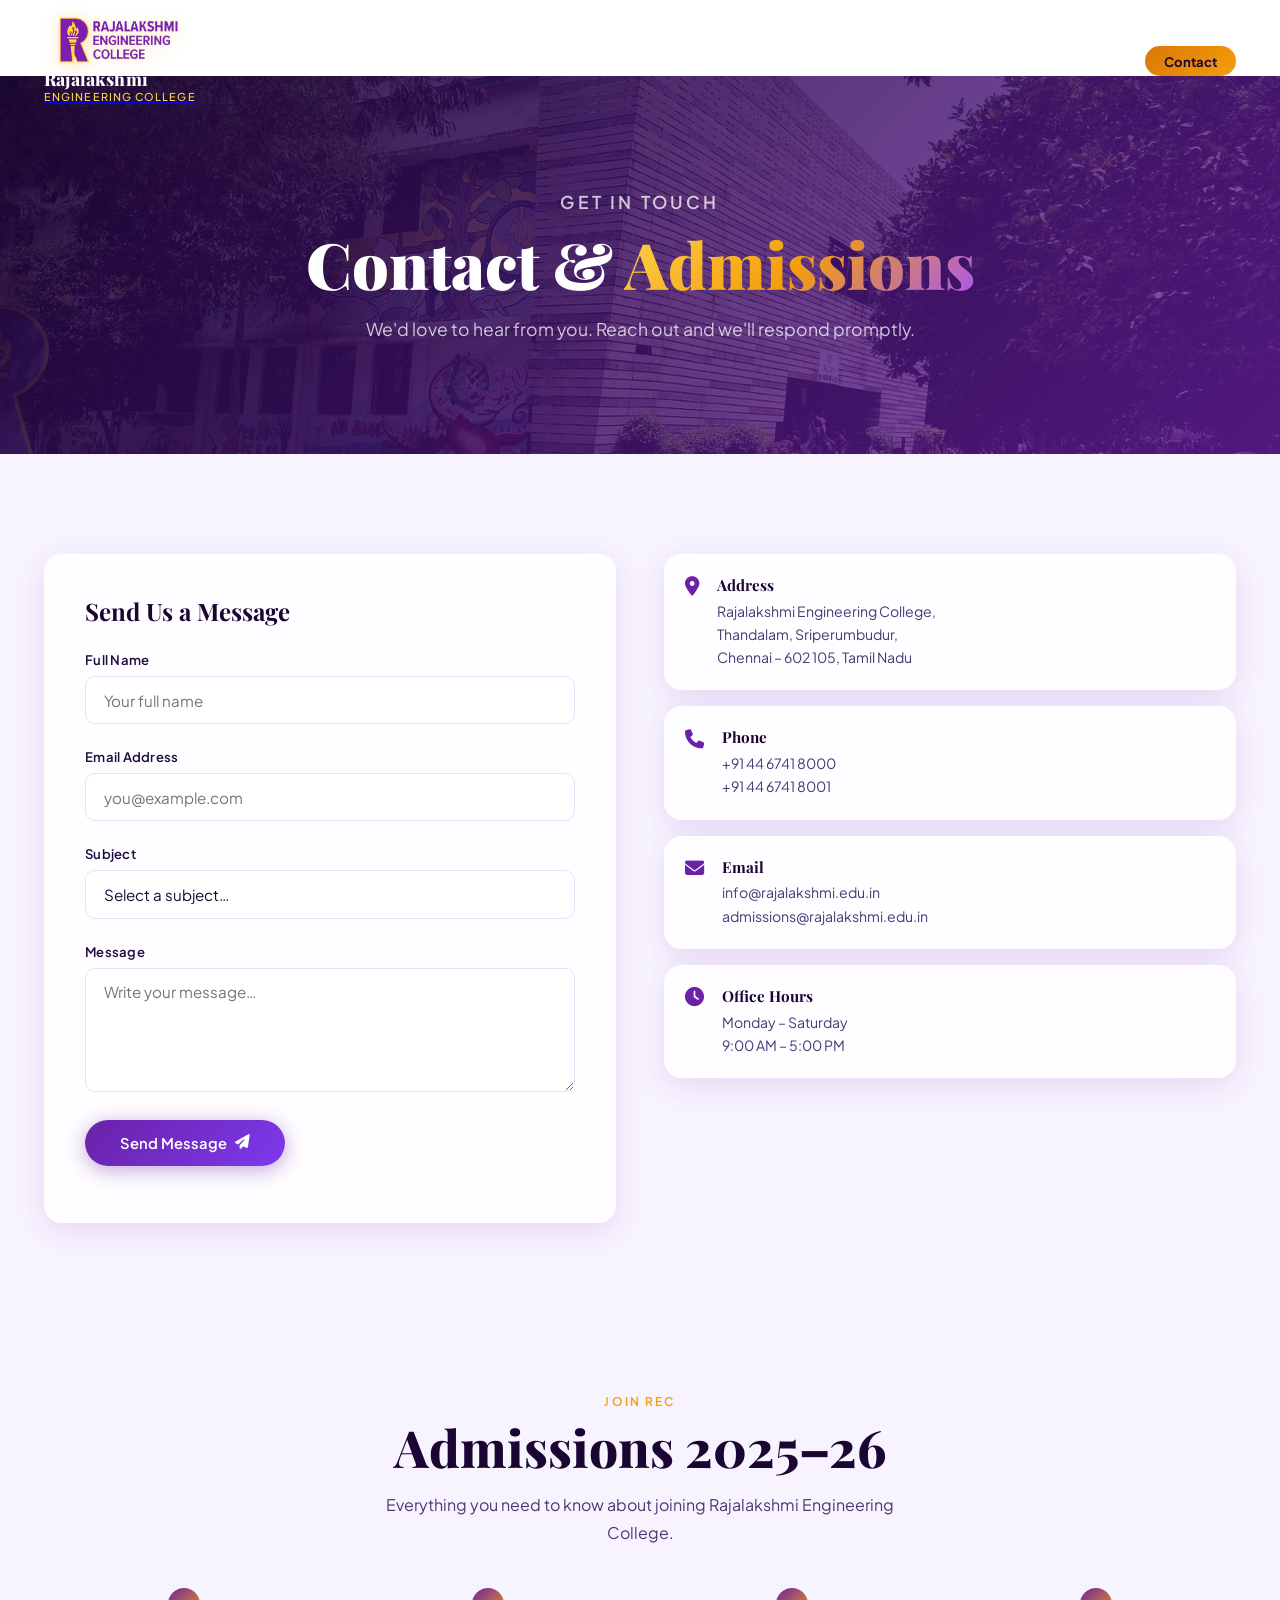
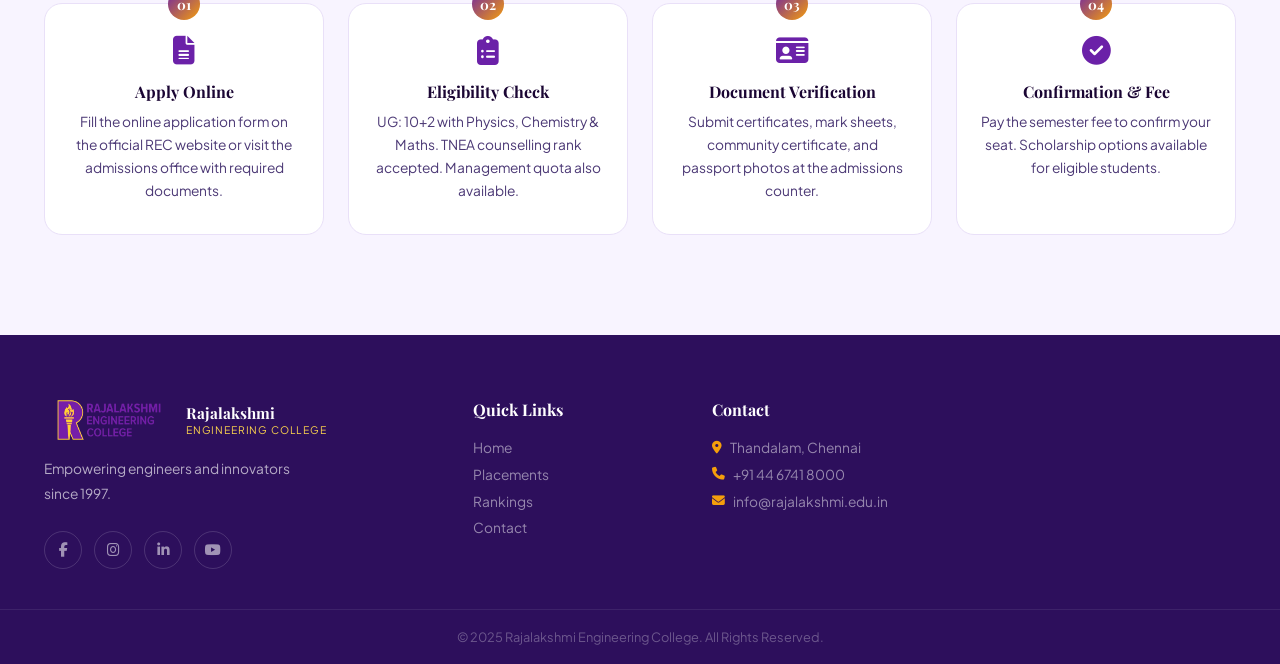
<file: contact.html>
<!DOCTYPE html>
<html lang="en">
<head>
  <meta charset="UTF-8"/><meta name="viewport" content="width=device-width, initial-scale=1.0"/>
  <title>Contact & Admissions – Rajalakshmi Engineering College</title>
  <link rel="stylesheet" href="style.css"/>
  <link href="https://fonts.googleapis.com/css2?family=Playfair+Display:wght@700;800;900&family=Plus+Jakarta+Sans:wght@300;400;500;600;700&display=swap" rel="stylesheet"/>
  <link rel="stylesheet" href="https://cdnjs.cloudflare.com/ajax/libs/font-awesome/6.5.0/css/all.min.css"/>
</head>
<body>
<div id="scroll-progress"></div>
<nav id="navbar">
  <div class="nav-container">
    <a href="index.html" class="nav-logo">
      <img src="logo.png" alt="REC" class="logo-img"/>
      <div class="logo-text-block"><span class="logo-name">Rajalakshmi</span><span class="logo-sub">Engineering College</span></div>
    </a>
    <ul class="nav-links" id="nav-links">
      <li><a href="index.html">Home</a></li>
      <li><a href="index.html#about">About</a></li>
      <li><a href="index.html#departments">Departments</a></li>
      <li><a href="index.html#facilities">Facilities</a></li>
      <li><a href="placements.html">Placements</a></li>
      <li><a href="rankings.html">Rankings</a></li>
      <li><a href="index.html#gallery">Gallery</a></li>
      <li><a href="contact.html" class="nav-cta active-link">Contact</a></li>
    </ul>
    <button class="hamburger" id="hamburger"><span></span><span></span><span></span></button>
  </div>
</nav>

<div class="page-hero" style="background-image:url('campus3_e.png')">
  <div class="page-hero-overlay"></div>
  <div class="page-hero-content">
    <p class="section-tag">Get In Touch</p>
    <h1>Contact & <span class="gradient-text">Admissions</span></h1>
    <p>We'd love to hear from you. Reach out and we'll respond promptly.</p>
  </div>
</div>

<section class="section contact" style="background:var(--off-white)">
  <div class="container">
    <div class="contact-grid">
      <div class="contact-form-wrap reveal-left glass-card">
        <h3 style="font-family:var(--font-head);font-size:1.5rem;color:var(--dark);margin-bottom:1.5rem">Send Us a Message</h3>
        <form id="contact-form">
          <div class="form-group"><label for="name">Full Name</label><input type="text" id="name" placeholder="Your full name" autocomplete="off"/><span class="err" id="err-name"></span></div>
          <div class="form-group"><label for="email">Email Address</label><input type="email" id="email" placeholder="you@example.com" autocomplete="off"/><span class="err" id="err-email"></span></div>
          <div class="form-group"><label for="subject">Subject</label>
            <select id="subject" style="width:100%;padding:.85rem 1.1rem;border:1.5px solid var(--gray-200);border-radius:10px;font-family:var(--font-body);font-size:.95rem;color:var(--text);background:var(--white);outline:none;appearance:none">
              <option value="">Select a subject…</option>
              <option>Admissions Enquiry</option>
              <option>Placement Information</option>
              <option>Research Collaboration</option>
              <option>Alumni Affairs</option>
              <option>General Enquiry</option>
            </select>
          </div>
          <div class="form-group"><label for="message">Message</label><textarea id="message" rows="5" placeholder="Write your message…"></textarea><span class="err" id="err-msg"></span></div>
          <button type="submit" class="btn btn-primary btn-ripple"><span>Send Message</span><i class="fa-solid fa-paper-plane"></i></button>
          <p id="form-success" class="form-success"></p>
        </form>
      </div>
      <div class="contact-info reveal-right">
        <div class="info-card glass-card"><i class="fa-solid fa-location-dot"></i><div><h4>Address</h4><p>Rajalakshmi Engineering College,<br/>Thandalam, Sriperumbudur,<br/>Chennai – 602 105, Tamil Nadu</p></div></div>
        <div class="info-card glass-card"><i class="fa-solid fa-phone"></i><div><h4>Phone</h4><p>+91 44 6741 8000<br/>+91 44 6741 8001</p></div></div>
        <div class="info-card glass-card"><i class="fa-solid fa-envelope"></i><div><h4>Email</h4><p>info@rajalakshmi.edu.in<br/>admissions@rajalakshmi.edu.in</p></div></div>
        <div class="info-card glass-card"><i class="fa-solid fa-clock"></i><div><h4>Office Hours</h4><p>Monday – Saturday<br/>9:00 AM – 5:00 PM</p></div></div>
        <div class="map-embed">
          <iframe src="https://www.google.com/maps/embed?pb=!1m18!1m12!1m3!1d3887.0256855285326!2d79.97513391482277!3d12.99951909085346!2m3!1f0!2f0!3f0!3m2!1i1024!2i768!4f13.1!3m3!1m2!1s0x3bad4723eb49a475%3A0x87095d62a1e63f2b!2sRajalakshmi%20Engineering%20College!5e0!3m2!1sen!2sin!4v1681000000000!5m2!1sen!2sin" allowfullscreen="" loading="lazy" title="REC Map"></iframe>
        </div>
      </div>
    </div>

    <!-- Admissions info -->
    <div class="section-header reveal-up" style="margin-top:5rem">
      <p class="section-tag">Join REC</p>
      <h2 class="section-title">Admissions 2025–26</h2>
      <p class="section-desc">Everything you need to know about joining Rajalakshmi Engineering College.</p>
    </div>
    <div class="process-grid reveal-up">
      <div class="process-step"><div class="step-num">01</div><i class="fa-solid fa-file-alt"></i><h4>Apply Online</h4><p>Fill the online application form on the official REC website or visit the admissions office with required documents.</p></div>
      <div class="process-step"><div class="step-num">02</div><i class="fa-solid fa-clipboard-list"></i><h4>Eligibility Check</h4><p>UG: 10+2 with Physics, Chemistry & Maths. TNEA counselling rank accepted. Management quota also available.</p></div>
      <div class="process-step"><div class="step-num">03</div><i class="fa-solid fa-id-card"></i><h4>Document Verification</h4><p>Submit certificates, mark sheets, community certificate, and passport photos at the admissions counter.</p></div>
      <div class="process-step"><div class="step-num">04</div><i class="fa-solid fa-check-circle"></i><h4>Confirmation & Fee</h4><p>Pay the semester fee to confirm your seat. Scholarship options available for eligible students.</p></div>
    </div>
  </div>
</section>

<footer class="footer">
  <div class="footer-top"><div class="container footer-grid">
    <div class="footer-brand">
      <div class="footer-logo-wrap"><img src="logo.png" class="footer-logo"/><div class="footer-logo-text"><span class="fl-name">Rajalakshmi</span><span class="fl-sub">Engineering College</span></div></div>
      <p>Empowering engineers and innovators since 1997.</p>
      <div class="social-icons"><a href="#"><i class="fa-brands fa-facebook-f"></i></a><a href="#"><i class="fa-brands fa-instagram"></i></a><a href="#"><i class="fa-brands fa-linkedin-in"></i></a><a href="#"><i class="fa-brands fa-youtube"></i></a></div>
    </div>
    <div class="footer-links"><h4>Quick Links</h4><ul><li><a href="index.html">Home</a></li><li><a href="placements.html">Placements</a></li><li><a href="rankings.html">Rankings</a></li><li><a href="contact.html">Contact</a></li></ul></div>
    <div class="footer-links"><h4>Contact</h4><ul><li><i class="fa-solid fa-location-dot"></i> Thandalam, Chennai</li><li><i class="fa-solid fa-phone"></i> +91 44 6741 8000</li><li><i class="fa-solid fa-envelope"></i> info@rajalakshmi.edu.in</li></ul></div>
  </div></div>
  <div class="footer-bottom"><p>© 2025 Rajalakshmi Engineering College. All Rights Reserved.</p></div>
</footer>
<button id="back-to-top"><i class="fa-solid fa-chevron-up"></i></button>
<script src="script.js"></script>
</body>
</html>
</file>
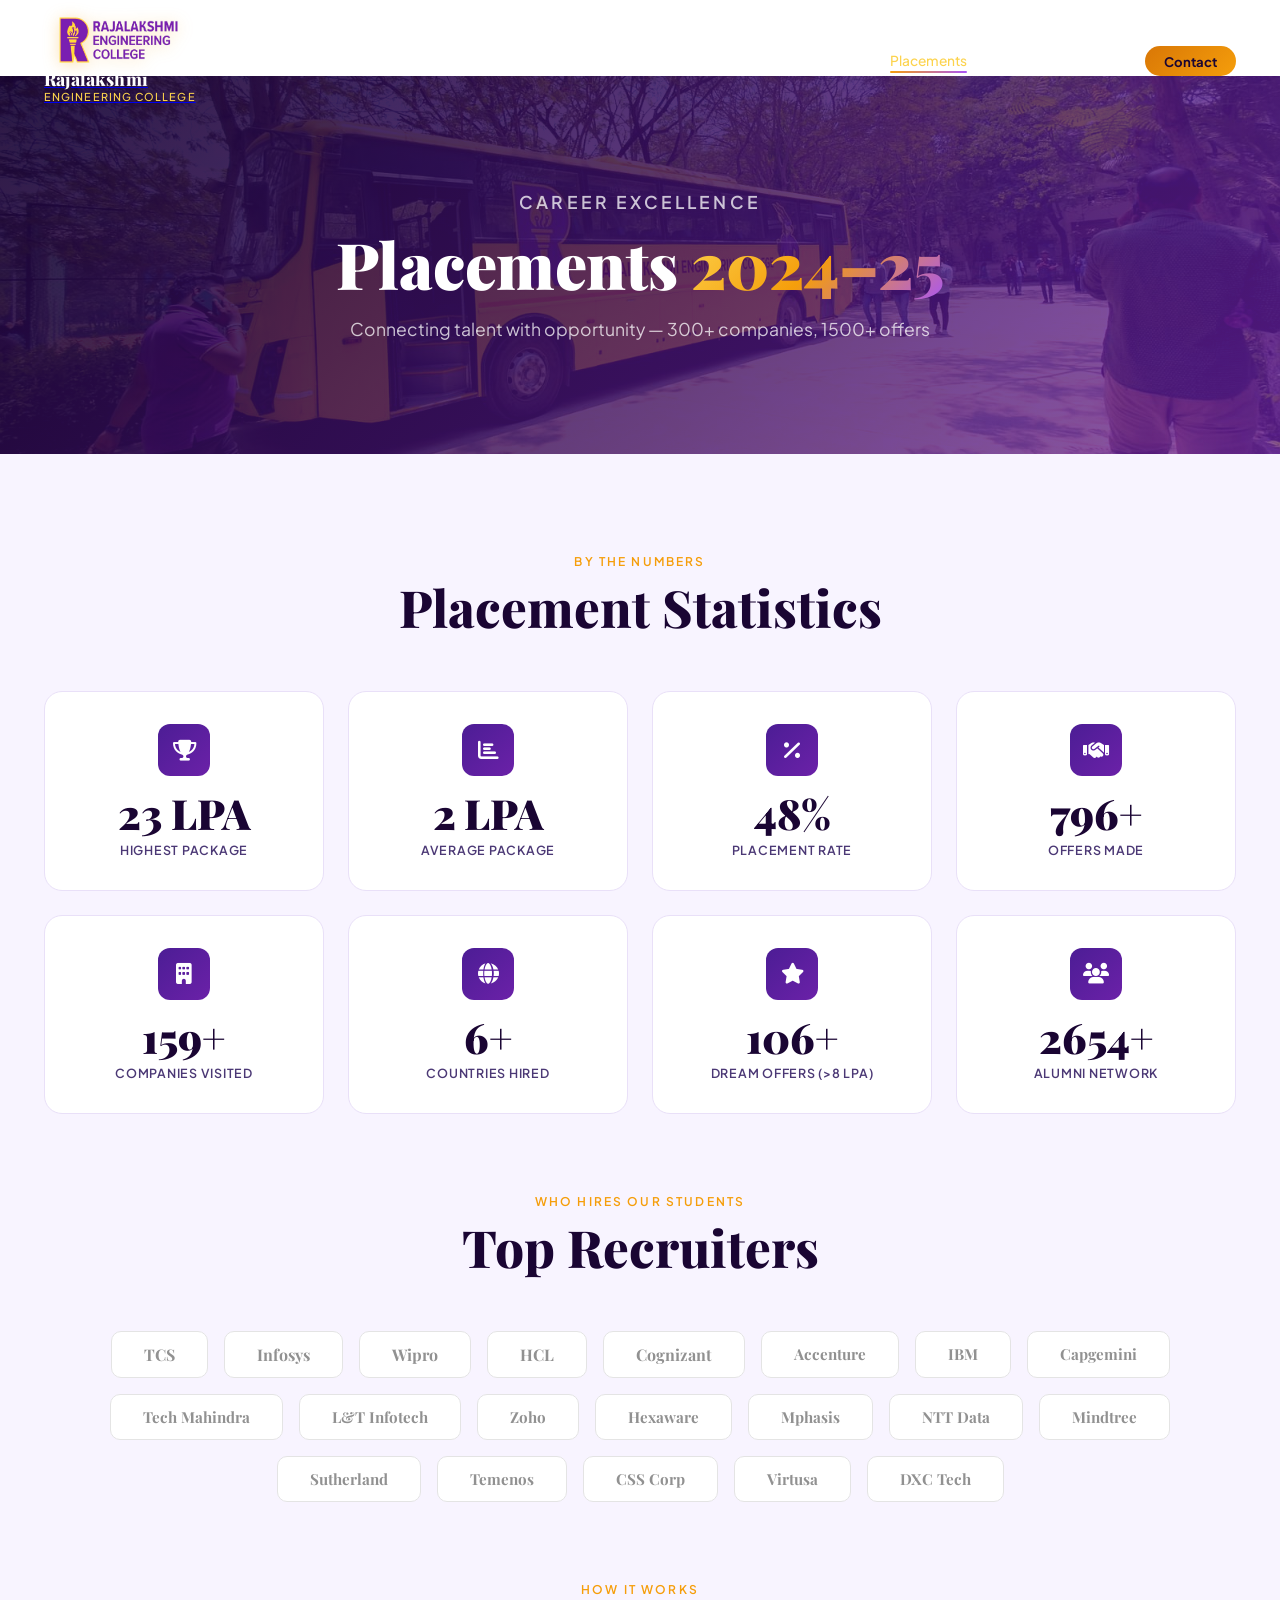
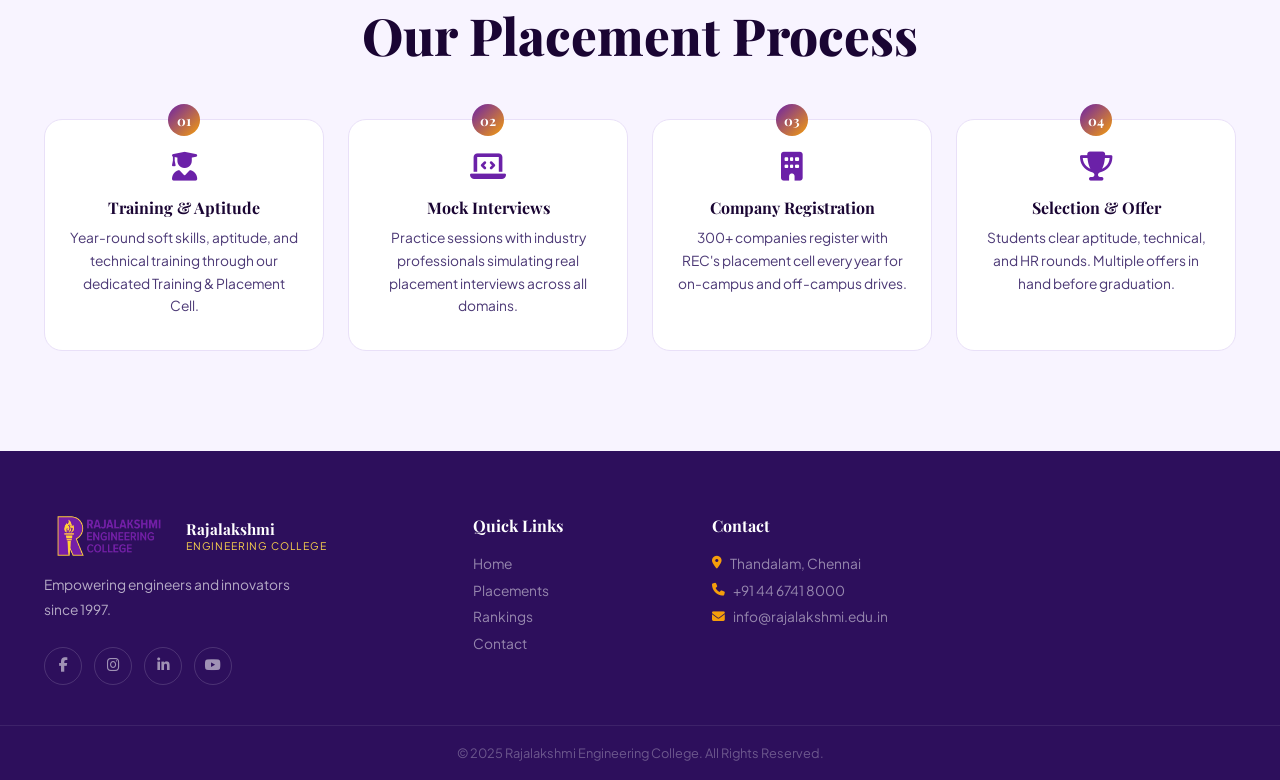
<file: placements.html>
<!DOCTYPE html>
<html lang="en">
<head>
  <meta charset="UTF-8"/><meta name="viewport" content="width=device-width, initial-scale=1.0"/>
  <title>Placements – Rajalakshmi Engineering College</title>
  <link rel="stylesheet" href="style.css"/>
  <link href="https://fonts.googleapis.com/css2?family=Playfair+Display:wght@700;800;900&family=Plus+Jakarta+Sans:wght@300;400;500;600;700&display=swap" rel="stylesheet"/>
  <link rel="stylesheet" href="https://cdnjs.cloudflare.com/ajax/libs/font-awesome/6.5.0/css/all.min.css"/>
</head>
<body>
<div id="scroll-progress"></div>
<nav id="navbar">
  <div class="nav-container">
    <a href="index.html" class="nav-logo">
      <img src="logo.png" alt="REC" class="logo-img"/>
      <div class="logo-text-block"><span class="logo-name">Rajalakshmi</span><span class="logo-sub">Engineering College</span></div>
    </a>
    <ul class="nav-links" id="nav-links">
      <li><a href="index.html">Home</a></li>
      <li><a href="index.html#about">About</a></li>
      <li><a href="index.html#departments">Departments</a></li>
      <li><a href="index.html#facilities">Facilities</a></li>
      <li><a href="placements.html" class="active-link">Placements</a></li>
      <li><a href="rankings.html">Rankings</a></li>
      <li><a href="index.html#gallery">Gallery</a></li>
      <li><a href="contact.html" class="nav-cta">Contact</a></li>
    </ul>
    <button class="hamburger" id="hamburger"><span></span><span></span><span></span></button>
  </div>
</nav>

<!-- PAGE HERO -->
<div class="page-hero" style="background-image:url('bus_e.png')">
  <div class="page-hero-overlay"></div>
  <div class="page-hero-content">
    <p class="section-tag">Career Excellence</p>
    <h1>Placements <span class="gradient-text">2024–25</span></h1>
    <p>Connecting talent with opportunity — 300+ companies, 1500+ offers</p>
  </div>
</div>

<section class="section" style="background:var(--off-white)">
  <div class="container">
    <!-- Stats -->
    <div class="section-header reveal-up">
      <p class="section-tag">By the Numbers</p>
      <h2 class="section-title">Placement Statistics</h2>
    </div>
    <div class="stats-grid" style="margin-bottom:5rem">
      <div class="stat-card reveal-up" style="--d:0s"><div class="stat-icon-wrap"><i class="fa-solid fa-trophy stat-icon"></i></div><div class="stat-number" data-target="45" data-suffix=" LPA">0</div><p class="stat-label">Highest Package</p></div>
      <div class="stat-card reveal-up" style="--d:0.1s"><div class="stat-icon-wrap"><i class="fa-solid fa-chart-bar stat-icon"></i></div><div class="stat-number" data-target="5" data-suffix=" LPA">0</div><p class="stat-label">Average Package</p></div>
      <div class="stat-card reveal-up" style="--d:0.2s"><div class="stat-icon-wrap"><i class="fa-solid fa-percent stat-icon"></i></div><div class="stat-number" data-target="92" data-suffix="%">0</div><p class="stat-label">Placement Rate</p></div>
      <div class="stat-card reveal-up" style="--d:0.3s"><div class="stat-icon-wrap"><i class="fa-solid fa-handshake stat-icon"></i></div><div class="stat-number" data-target="1500" data-suffix="+">0</div><p class="stat-label">Offers Made</p></div>
      <div class="stat-card reveal-up" style="--d:0.4s"><div class="stat-icon-wrap"><i class="fa-solid fa-building stat-icon"></i></div><div class="stat-number" data-target="300" data-suffix="+">0</div><p class="stat-label">Companies Visited</p></div>
      <div class="stat-card reveal-up" style="--d:0.5s"><div class="stat-icon-wrap"><i class="fa-solid fa-globe stat-icon"></i></div><div class="stat-number" data-target="12" data-suffix="+">0</div><p class="stat-label">Countries Hired</p></div>
      <div class="stat-card reveal-up" style="--d:0.6s"><div class="stat-icon-wrap"><i class="fa-solid fa-star stat-icon"></i></div><div class="stat-number" data-target="200" data-suffix="+">0</div><p class="stat-label">Dream Offers (>8 LPA)</p></div>
      <div class="stat-card reveal-up" style="--d:0.7s"><div class="stat-icon-wrap"><i class="fa-solid fa-users stat-icon"></i></div><div class="stat-number" data-target="5000" data-suffix="+">0</div><p class="stat-label">Alumni Network</p></div>
    </div>

    <!-- Top Recruiters -->
    <div class="section-header reveal-up">
      <p class="section-tag">Who Hires Our Students</p>
      <h2 class="section-title">Top Recruiters</h2>
    </div>
    <div class="recruiters reveal-up" style="margin-bottom:5rem">
      <div class="recruiter-logos">
        <div class="rec-logo rec-logo-tier1">TCS</div>
        <div class="rec-logo rec-logo-tier1">Infosys</div>
        <div class="rec-logo rec-logo-tier1">Wipro</div>
        <div class="rec-logo rec-logo-tier1">HCL</div>
        <div class="rec-logo rec-logo-tier1">Cognizant</div>
        <div class="rec-logo">Accenture</div>
        <div class="rec-logo">IBM</div>
        <div class="rec-logo">Capgemini</div>
        <div class="rec-logo">Tech Mahindra</div>
        <div class="rec-logo">L&T Infotech</div>
        <div class="rec-logo">Zoho</div>
        <div class="rec-logo">Hexaware</div>
        <div class="rec-logo">Mphasis</div>
        <div class="rec-logo">NTT Data</div>
        <div class="rec-logo">Mindtree</div>
        <div class="rec-logo">Sutherland</div>
        <div class="rec-logo">Temenos</div>
        <div class="rec-logo">CSS Corp</div>
        <div class="rec-logo">Virtusa</div>
        <div class="rec-logo">DXC Tech</div>
      </div>
    </div>

    <!-- Placement Process -->
    <div class="section-header reveal-up">
      <p class="section-tag">How It Works</p>
      <h2 class="section-title">Our Placement Process</h2>
    </div>
    <div class="process-grid reveal-up">
      <div class="process-step"><div class="step-num">01</div><i class="fa-solid fa-user-graduate"></i><h4>Training & Aptitude</h4><p>Year-round soft skills, aptitude, and technical training through our dedicated Training & Placement Cell.</p></div>
      <div class="process-step"><div class="step-num">02</div><i class="fa-solid fa-laptop-code"></i><h4>Mock Interviews</h4><p>Practice sessions with industry professionals simulating real placement interviews across all domains.</p></div>
      <div class="process-step"><div class="step-num">03</div><i class="fa-solid fa-building"></i><h4>Company Registration</h4><p>300+ companies register with REC's placement cell every year for on-campus and off-campus drives.</p></div>
      <div class="process-step"><div class="step-num">04</div><i class="fa-solid fa-trophy"></i><h4>Selection & Offer</h4><p>Students clear aptitude, technical, and HR rounds. Multiple offers in hand before graduation.</p></div>
    </div>
  </div>
</section>

<footer class="footer">
  <div class="footer-top"><div class="container footer-grid">
    <div class="footer-brand">
      <div class="footer-logo-wrap"><img src="logo.png" class="footer-logo"/><div class="footer-logo-text"><span class="fl-name">Rajalakshmi</span><span class="fl-sub">Engineering College</span></div></div>
      <p>Empowering engineers and innovators since 1997.</p>
      <div class="social-icons"><a href="#"><i class="fa-brands fa-facebook-f"></i></a><a href="#"><i class="fa-brands fa-instagram"></i></a><a href="#"><i class="fa-brands fa-linkedin-in"></i></a><a href="#"><i class="fa-brands fa-youtube"></i></a></div>
    </div>
    <div class="footer-links"><h4>Quick Links</h4><ul><li><a href="index.html">Home</a></li><li><a href="placements.html">Placements</a></li><li><a href="rankings.html">Rankings</a></li><li><a href="contact.html">Contact</a></li></ul></div>
    <div class="footer-links"><h4>Contact</h4><ul><li><i class="fa-solid fa-location-dot"></i> Thandalam, Chennai</li><li><i class="fa-solid fa-phone"></i> +91 44 6741 8000</li><li><i class="fa-solid fa-envelope"></i> info@rajalakshmi.edu.in</li></ul></div>
  </div></div>
  <div class="footer-bottom"><p>© 2025 Rajalakshmi Engineering College. All Rights Reserved.</p></div>
</footer>
<button id="back-to-top"><i class="fa-solid fa-chevron-up"></i></button>
<script src="script.js"></script>
</body>
</html>
</file>
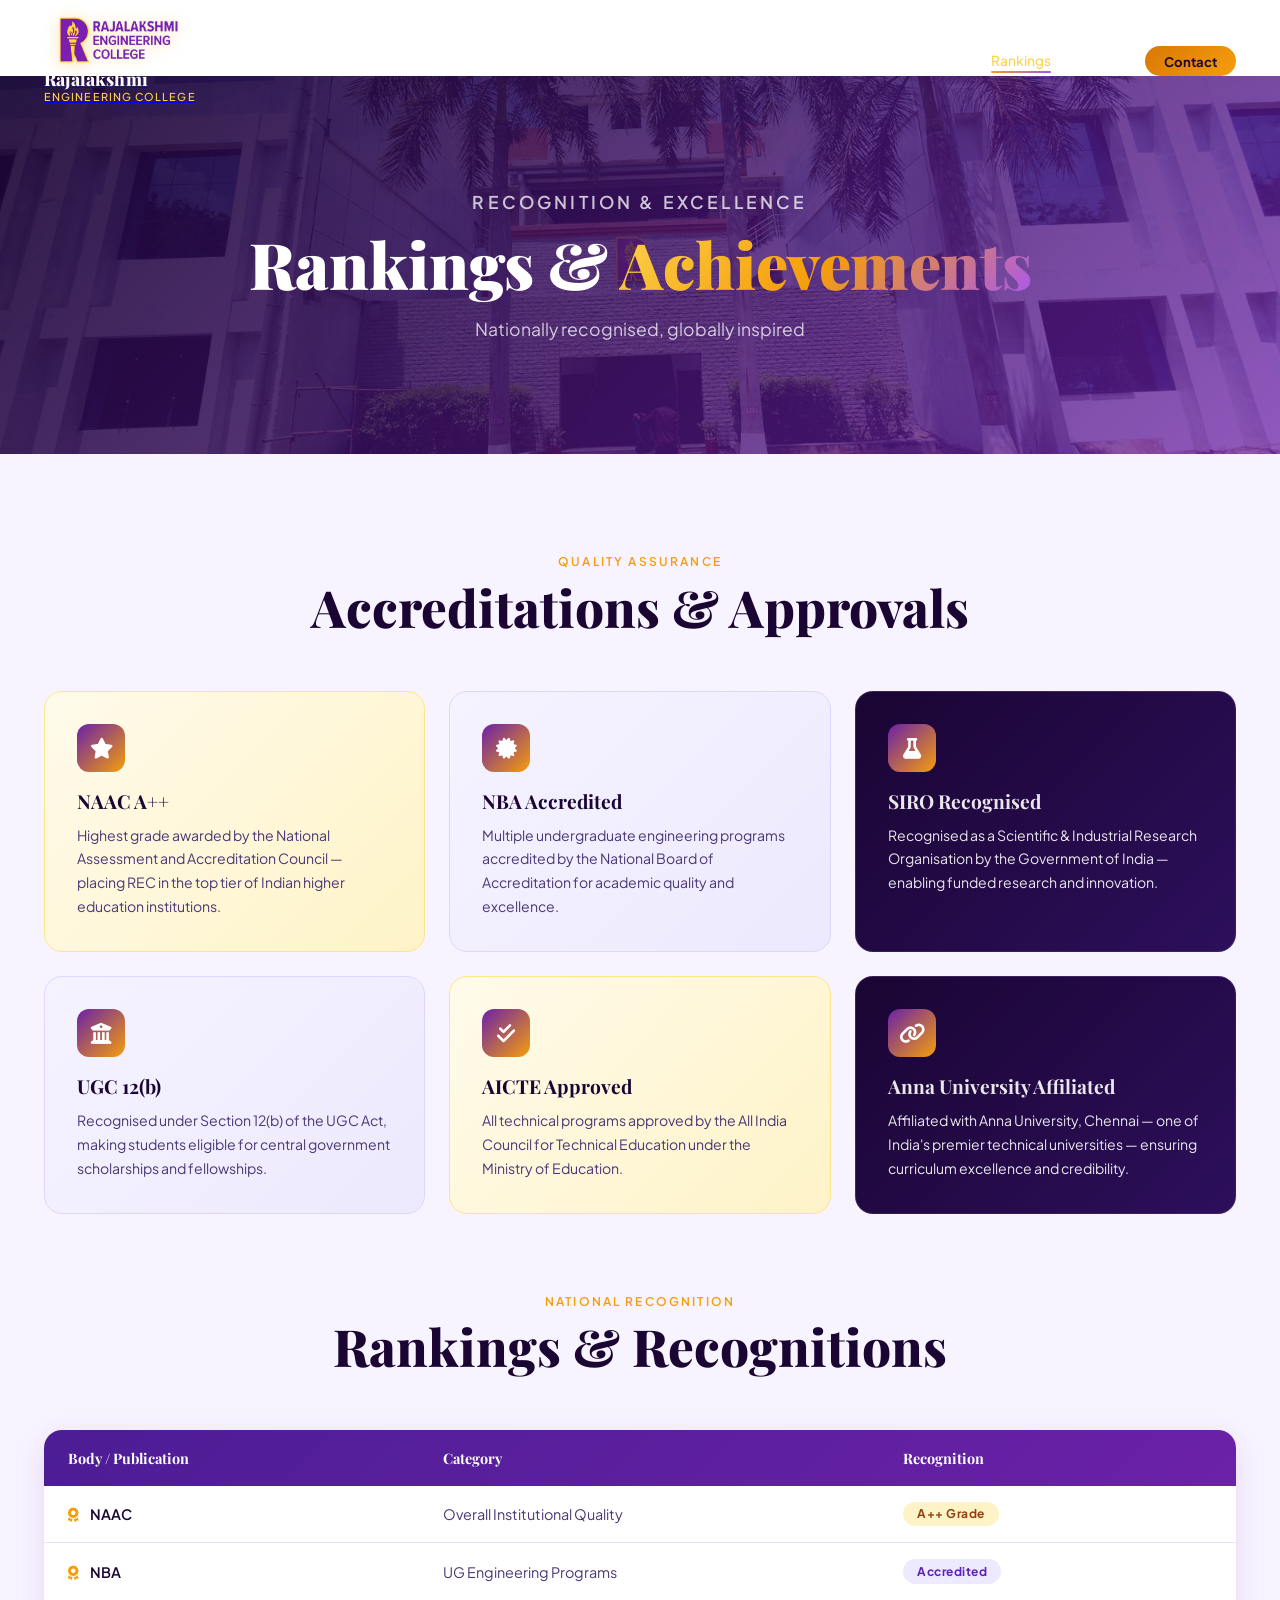
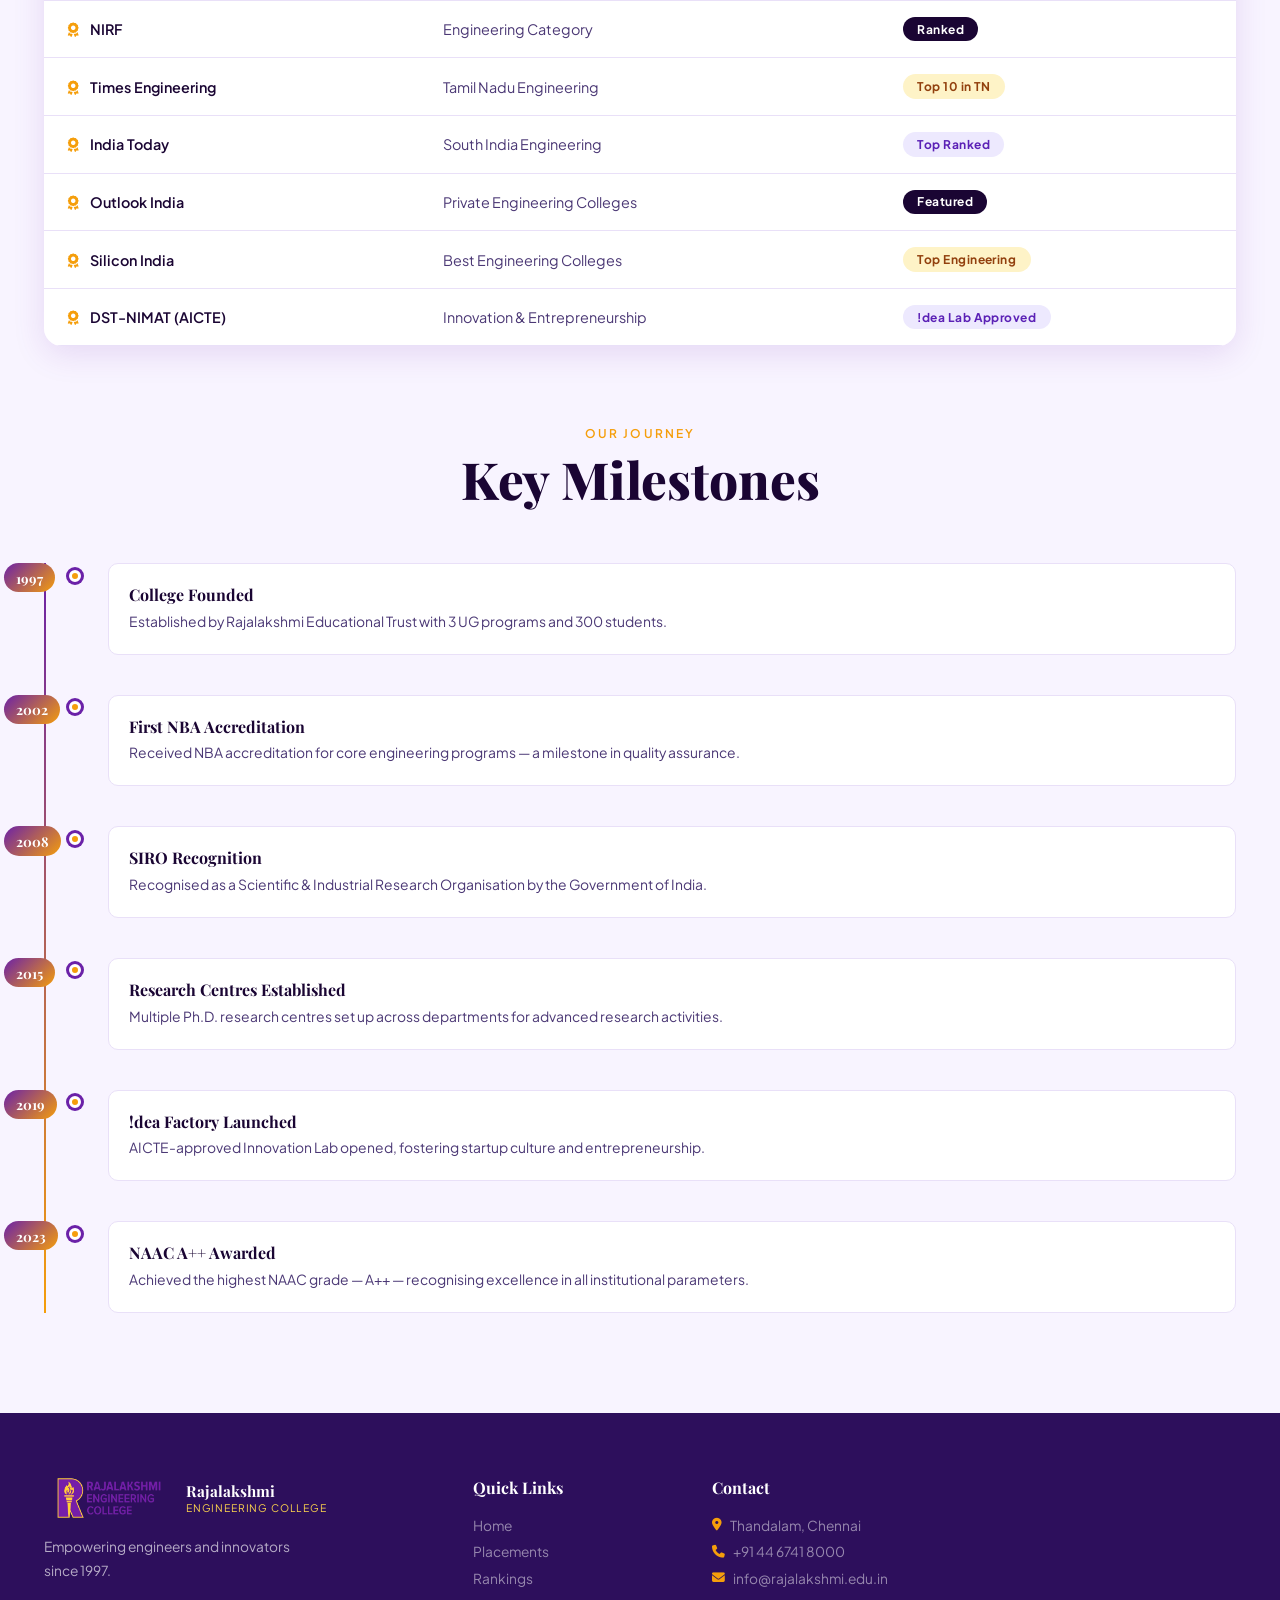
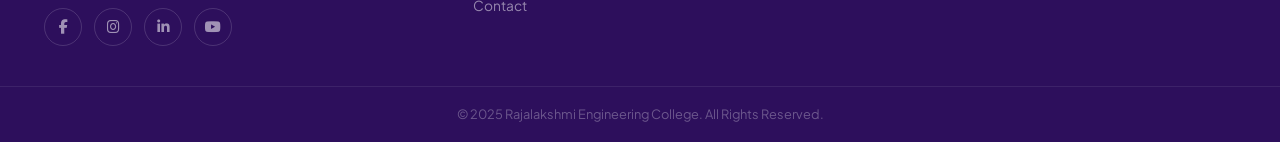
<file: rankings.html>
<!DOCTYPE html>
<html lang="en">
<head>
  <meta charset="UTF-8"/><meta name="viewport" content="width=device-width, initial-scale=1.0"/>
  <title>Rankings & Achievements – Rajalakshmi Engineering College</title>
  <link rel="stylesheet" href="style.css"/>
  <link href="https://fonts.googleapis.com/css2?family=Playfair+Display:wght@700;800;900&family=Plus+Jakarta+Sans:wght@300;400;500;600;700&display=swap" rel="stylesheet"/>
  <link rel="stylesheet" href="https://cdnjs.cloudflare.com/ajax/libs/font-awesome/6.5.0/css/all.min.css"/>
</head>
<body>
<div id="scroll-progress"></div>
<nav id="navbar">
  <div class="nav-container">
    <a href="index.html" class="nav-logo">
      <img src="logo.png" alt="REC" class="logo-img"/>
      <div class="logo-text-block"><span class="logo-name">Rajalakshmi</span><span class="logo-sub">Engineering College</span></div>
    </a>
    <ul class="nav-links" id="nav-links">
      <li><a href="index.html">Home</a></li>
      <li><a href="index.html#about">About</a></li>
      <li><a href="index.html#departments">Departments</a></li>
      <li><a href="index.html#facilities">Facilities</a></li>
      <li><a href="placements.html">Placements</a></li>
      <li><a href="rankings.html" class="active-link">Rankings</a></li>
      <li><a href="index.html#gallery">Gallery</a></li>
      <li><a href="contact.html" class="nav-cta">Contact</a></li>
    </ul>
    <button class="hamburger" id="hamburger"><span></span><span></span><span></span></button>
  </div>
</nav>

<div class="page-hero" style="background-image:url('mainblock_e.png')">
  <div class="page-hero-overlay"></div>
  <div class="page-hero-content">
    <p class="section-tag">Recognition & Excellence</p>
    <h1>Rankings & <span class="gradient-text">Achievements</span></h1>
    <p>Nationally recognised, globally inspired</p>
  </div>
</div>

<section class="section" style="background:var(--off-white)">
  <div class="container">

    <!-- Accreditations -->
    <div class="section-header reveal-up">
      <p class="section-tag">Quality Assurance</p>
      <h2 class="section-title">Accreditations & Approvals</h2>
    </div>
    <div class="rank-grid reveal-up" style="margin-bottom:5rem">
      <div class="rank-card gold">
        <div class="rank-badge"><i class="fa-solid fa-star"></i></div>
        <h3>NAAC A++</h3>
        <p>Highest grade awarded by the National Assessment and Accreditation Council — placing REC in the top tier of Indian higher education institutions.</p>
      </div>
      <div class="rank-card purple">
        <div class="rank-badge"><i class="fa-solid fa-certificate"></i></div>
        <h3>NBA Accredited</h3>
        <p>Multiple undergraduate engineering programs accredited by the National Board of Accreditation for academic quality and excellence.</p>
      </div>
      <div class="rank-card dark">
        <div class="rank-badge"><i class="fa-solid fa-flask"></i></div>
        <h3>SIRO Recognised</h3>
        <p>Recognised as a Scientific & Industrial Research Organisation by the Government of India — enabling funded research and innovation.</p>
      </div>
      <div class="rank-card purple">
        <div class="rank-badge"><i class="fa-solid fa-university"></i></div>
        <h3>UGC 12(b)</h3>
        <p>Recognised under Section 12(b) of the UGC Act, making students eligible for central government scholarships and fellowships.</p>
      </div>
      <div class="rank-card gold">
        <div class="rank-badge"><i class="fa-solid fa-check-double"></i></div>
        <h3>AICTE Approved</h3>
        <p>All technical programs approved by the All India Council for Technical Education under the Ministry of Education.</p>
      </div>
      <div class="rank-card dark">
        <div class="rank-badge"><i class="fa-solid fa-link"></i></div>
        <h3>Anna University Affiliated</h3>
        <p>Affiliated with Anna University, Chennai — one of India's premier technical universities — ensuring curriculum excellence and credibility.</p>
      </div>
    </div>

    <!-- Key Rankings -->
    <div class="section-header reveal-up">
      <p class="section-tag">National Recognition</p>
      <h2 class="section-title">Rankings & Recognitions</h2>
    </div>
    <div class="ranking-table-wrap reveal-up">
      <table class="ranking-table">
        <thead><tr><th>Body / Publication</th><th>Category</th><th>Recognition</th></tr></thead>
        <tbody>
          <tr><td><i class="fa-solid fa-award"></i> NAAC</td><td>Overall Institutional Quality</td><td><span class="rank-pill gold-pill">A++ Grade</span></td></tr>
          <tr><td><i class="fa-solid fa-award"></i> NBA</td><td>UG Engineering Programs</td><td><span class="rank-pill purple-pill">Accredited</span></td></tr>
          <tr><td><i class="fa-solid fa-award"></i> NIRF</td><td>Engineering Category</td><td><span class="rank-pill dark-pill">Ranked</span></td></tr>
          <tr><td><i class="fa-solid fa-award"></i> Times Engineering</td><td>Tamil Nadu Engineering</td><td><span class="rank-pill gold-pill">Top 10 in TN</span></td></tr>
          <tr><td><i class="fa-solid fa-award"></i> India Today</td><td>South India Engineering</td><td><span class="rank-pill purple-pill">Top Ranked</span></td></tr>
          <tr><td><i class="fa-solid fa-award"></i> Outlook India</td><td>Private Engineering Colleges</td><td><span class="rank-pill dark-pill">Featured</span></td></tr>
          <tr><td><i class="fa-solid fa-award"></i> Silicon India</td><td>Best Engineering Colleges</td><td><span class="rank-pill gold-pill">Top Engineering</span></td></tr>
          <tr><td><i class="fa-solid fa-award"></i> DST-NIMAT (AICTE)</td><td>Innovation & Entrepreneurship</td><td><span class="rank-pill purple-pill">!dea Lab Approved</span></td></tr>
        </tbody>
      </table>
    </div>

    <!-- Milestones -->
    <div class="section-header reveal-up" style="margin-top:5rem">
      <p class="section-tag">Our Journey</p>
      <h2 class="section-title">Key Milestones</h2>
    </div>
    <div class="timeline reveal-up">
      <div class="tl-item"><div class="tl-year">1997</div><div class="tl-content"><h4>College Founded</h4><p>Established by Rajalakshmi Educational Trust with 3 UG programs and 300 students.</p></div></div>
      <div class="tl-item"><div class="tl-year">2002</div><div class="tl-content"><h4>First NBA Accreditation</h4><p>Received NBA accreditation for core engineering programs — a milestone in quality assurance.</p></div></div>
      <div class="tl-item"><div class="tl-year">2008</div><div class="tl-content"><h4>SIRO Recognition</h4><p>Recognised as a Scientific & Industrial Research Organisation by the Government of India.</p></div></div>
      <div class="tl-item"><div class="tl-year">2015</div><div class="tl-content"><h4>Research Centres Established</h4><p>Multiple Ph.D. research centres set up across departments for advanced research activities.</p></div></div>
      <div class="tl-item"><div class="tl-year">2019</div><div class="tl-content"><h4>!dea Factory Launched</h4><p>AICTE-approved Innovation Lab opened, fostering startup culture and entrepreneurship.</p></div></div>
      <div class="tl-item"><div class="tl-year">2023</div><div class="tl-content"><h4>NAAC A++ Awarded</h4><p>Achieved the highest NAAC grade — A++ — recognising excellence in all institutional parameters.</p></div></div>
    </div>
  </div>
</section>

<footer class="footer">
  <div class="footer-top"><div class="container footer-grid">
    <div class="footer-brand">
      <div class="footer-logo-wrap"><img src="logo.png" class="footer-logo"/><div class="footer-logo-text"><span class="fl-name">Rajalakshmi</span><span class="fl-sub">Engineering College</span></div></div>
      <p>Empowering engineers and innovators since 1997.</p>
      <div class="social-icons"><a href="#"><i class="fa-brands fa-facebook-f"></i></a><a href="#"><i class="fa-brands fa-instagram"></i></a><a href="#"><i class="fa-brands fa-linkedin-in"></i></a><a href="#"><i class="fa-brands fa-youtube"></i></a></div>
    </div>
    <div class="footer-links"><h4>Quick Links</h4><ul><li><a href="index.html">Home</a></li><li><a href="placements.html">Placements</a></li><li><a href="rankings.html">Rankings</a></li><li><a href="contact.html">Contact</a></li></ul></div>
    <div class="footer-links"><h4>Contact</h4><ul><li><i class="fa-solid fa-location-dot"></i> Thandalam, Chennai</li><li><i class="fa-solid fa-phone"></i> +91 44 6741 8000</li><li><i class="fa-solid fa-envelope"></i> info@rajalakshmi.edu.in</li></ul></div>
  </div></div>
  <div class="footer-bottom"><p>© 2025 Rajalakshmi Engineering College. All Rights Reserved.</p></div>
</footer>
<button id="back-to-top"><i class="fa-solid fa-chevron-up"></i></button>
<script src="script.js"></script>
</body>
</html>
</file>
<file: style.css>
/* =============================================
   RAJALAKSHMI ENGINEERING COLLEGE — CSS v3
   Playfair Display × Plus Jakarta Sans
   ============================================= */
*, *::before, *::after { box-sizing: border-box; margin: 0; padding: 0; }

:root {
  --purple:       #6B21A8;
  --purple-deep:  #4C1D95;
  --purple-mid:   #7C3AED;
  --purple-light: #A855F7;
  --gold:         #F59E0B;
  --gold-light:   #FCD34D;
  --gold-dark:    #D97706;
  --white:        #FFFFFF;
  --off-white:    #F8F4FF;
  --gray-100:     #F3F0FA;
  --gray-200:     #E9E0F8;
  --gray-400:     #9F87C4;
  --dark:         #1A0533;
  --dark-2:       #2D0F5C;
  --text:         #1E0A3C;
  --text-light:   #4B3875;

  --radius:    18px;
  --radius-sm: 10px;
  --shadow:    0 8px 32px rgba(107,33,168,.13);
  --shadow-lg: 0 24px 64px rgba(107,33,168,.22);

  /* IMPROVED FONTS */
  --font-head: 'Playfair Display', Georgia, serif;
  --font-body: 'Plus Jakarta Sans', sans-serif;
  --transition: all .35s cubic-bezier(.4,0,.2,1);
}

html { scroll-behavior: smooth; }
body { font-family: var(--font-body); color: var(--text); background: var(--white); overflow-x: hidden; }

/* ── SCROLL PROGRESS ─── */
#scroll-progress { position:fixed;top:0;left:0;height:3px;width:0%;background:linear-gradient(90deg,var(--purple),var(--gold));z-index:9999;transition:width .1s linear; }

/* ── TYPE UTILS ─── */
.section-tag { font-family:var(--font-body);font-size:.75rem;font-weight:600;letter-spacing:.18em;text-transform:uppercase;color:var(--gold);margin-bottom:.6rem; }
.section-title { font-family:var(--font-head);font-size:clamp(2rem,4vw,3.4rem);font-weight:800;color:var(--dark);line-height:1.1;margin-bottom:1rem; }
.section-desc { font-size:1rem;color:var(--text-light);max-width:560px;line-height:1.75; }
.gradient-text { background:linear-gradient(135deg,var(--gold-light),var(--gold),var(--purple-light));-webkit-background-clip:text;-webkit-text-fill-color:transparent;background-clip:text; }
.section-header { text-align:center;margin-bottom:3.5rem; }
.section-header .section-desc { margin:0 auto; }

/* ── LAYOUT ─── */
.container { max-width:1240px;margin:0 auto;padding:0 24px; }
.section { padding:100px 0; }
.glass-card { background:rgba(255,255,255,.8);backdrop-filter:blur(18px);-webkit-backdrop-filter:blur(18px);border:1px solid rgba(255,255,255,.25);border-radius:var(--radius);box-shadow:var(--shadow); }

/* ── BUTTONS ─── */
.btn { display:inline-flex;align-items:center;gap:.5rem;padding:.88rem 2.2rem;border-radius:50px;font-family:var(--font-body);font-weight:600;font-size:.92rem;cursor:pointer;transition:var(--transition);text-decoration:none;position:relative;overflow:hidden; }
.btn-primary { background:linear-gradient(135deg,var(--purple),var(--purple-mid));color:var(--white);border:none;box-shadow:0 4px 20px rgba(107,33,168,.4); }
.btn-primary:hover { transform:translateY(-3px);box-shadow:0 0 28px rgba(168,85,247,.55),0 8px 30px rgba(107,33,168,.4); }
.btn-outline { background:transparent;color:var(--white);border:2px solid rgba(255,255,255,.55); }
.btn-outline:hover { background:rgba(255,255,255,.12);border-color:var(--gold);color:var(--gold-light);transform:translateY(-3px); }
.card-link { display:inline-flex;align-items:center;gap:.4rem;color:var(--purple-mid);font-weight:600;font-size:.88rem;text-decoration:none;transition:var(--transition); }
.card-link i { transition:transform .3s; }
.card-link:hover { color:var(--gold-dark); }
.card-link:hover i { transform:translateX(4px); }

/* ── NAVBAR ─── */
#navbar { position:fixed;top:0;left:0;right:0;z-index:1000;padding:1rem 0;transition:var(--transition); }
#navbar.scrolled { background:rgba(26,5,51,.97);backdrop-filter:blur(14px);-webkit-backdrop-filter:blur(14px);padding:.6rem 0;box-shadow:0 4px 30px rgba(0,0,0,.35); }
.nav-container { max-width:1240px;margin:0 auto;padding:0 24px;display:flex;align-items:center;justify-content:space-between; }
.logo-wrap { display:flex;align-items:center;gap:.75rem;text-decoration:none; }
.logo-img { height:48px;object-fit:contain;filter:brightness(1.15) drop-shadow(0 2px 8px rgba(245,158,11,.3));transition:var(--transition); }
.nav-logo:hover .logo-img { filter:brightness(1.3) drop-shadow(0 4px 14px rgba(245,158,11,.5)); }
.logo-text-block { display:flex;flex-direction:column;line-height:1.25; }
.logo-name { font-family:var(--font-head);font-weight:800;font-size:1.1rem;color:var(--white);letter-spacing:.01em; }
.logo-sub { font-family:var(--font-body);font-size:.68rem;font-weight:500;letter-spacing:.1em;text-transform:uppercase;color:var(--gold-light); }
.nav-links { list-style:none;display:flex;align-items:center;gap:1.5rem; }
.nav-links a { color:rgba(255,255,255,.82);text-decoration:none;font-size:.86rem;font-weight:500;position:relative;padding-bottom:4px;transition:color .3s; }
.nav-links a::after { content:'';position:absolute;bottom:0;left:0;width:0;height:2px;background:linear-gradient(90deg,var(--gold),var(--purple-light));border-radius:2px;transition:width .3s ease; }
.nav-links a:hover,.nav-links a.active-link { color:var(--gold-light); }
.nav-links a:hover::after,.nav-links a.active-link::after { width:100%; }
.nav-links a.nav-cta { background:linear-gradient(135deg,var(--gold-dark),var(--gold));color:var(--dark);padding:.42rem 1.2rem;border-radius:50px;font-weight:700;font-size:.82rem; }
.nav-links a.nav-cta::after { display:none; }
.nav-links a.nav-cta:hover { transform:translateY(-2px);box-shadow:0 4px 16px rgba(245,158,11,.5);color:var(--dark); }
.hamburger { display:none;flex-direction:column;gap:5px;background:transparent;border:none;cursor:pointer;padding:4px; }
.hamburger span { display:block;width:24px;height:2px;background:var(--white);border-radius:2px;transition:var(--transition); }
.hamburger.active span:nth-child(1) { transform:rotate(45deg) translate(5px,5px); }
.hamburger.active span:nth-child(2) { opacity:0; }
.hamburger.active span:nth-child(3) { transform:rotate(-45deg) translate(5px,-5px); }

/* ── HERO ─── */
.hero { position:relative;min-height:100vh;display:flex;align-items:center;overflow:hidden; }
.hero-slides { position:absolute;inset:0; }
.hero-slide { position:absolute;inset:0;background-size:cover;background-position:center;opacity:0;transform:scale(1.06);transition:opacity 1.2s ease,transform 8s ease; }
.hero-slide.active { opacity:1;transform:scale(1); }
.hero-overlay { position:absolute;inset:0;background:linear-gradient(135deg,rgba(26,5,51,.93) 0%,rgba(76,29,149,.82) 55%,rgba(107,33,168,.58) 100%); }
.float-shapes { position:absolute;inset:0;pointer-events:none; }
.shape { position:absolute;border-radius:50%;filter:blur(60px);opacity:.25;animation:floatShape 12s ease-in-out infinite alternate; }
.s1 { width:480px;height:480px;background:var(--purple-light);top:-100px;right:-100px;animation-duration:14s; }
.s2 { width:300px;height:300px;background:var(--gold);bottom:0;left:-80px;animation-duration:10s;animation-delay:-4s; }
.s3 { width:200px;height:200px;background:var(--purple-mid);top:40%;right:25%;animation-duration:8s;animation-delay:-2s; }
.s4 { width:160px;height:160px;background:var(--gold-light);top:20%;left:30%;animation-duration:11s;animation-delay:-6s; }
@keyframes floatShape { from{transform:translate(0,0) scale(1);}to{transform:translate(30px,40px) scale(1.1);} }

.hero-mascot { position:absolute;right:6vw;bottom:0;width:min(320px,26vw);z-index:2;animation:mascotFloat 4s ease-in-out infinite;filter:drop-shadow(0 20px 40px rgba(245,158,11,.35)); }
.hero-mascot img { width:100%;display:block; }
@keyframes mascotFloat { 0%,100%{transform:translateY(0);}50%{transform:translateY(-18px);} }

.hero-content { position:relative;z-index:3;max-width:700px;padding-left:max(24px,calc((100vw - 1240px)/2 + 24px));padding-right:24px; }
.hero-badge { display:inline-flex;align-items:center;gap:.6rem;background:rgba(255,255,255,.1);border:1px solid rgba(255,255,255,.2);border-radius:50px;padding:.4rem 1.1rem;font-size:.76rem;letter-spacing:.1em;text-transform:uppercase;color:var(--gold-light);margin-bottom:1.3rem;opacity:0;animation:fadeUp .8s .1s forwards; }
.badge-dot { width:8px;height:8px;background:var(--gold);border-radius:50%;animation:pulse 1.5s infinite; }
@keyframes pulse { 0%,100%{box-shadow:0 0 0 0 rgba(245,158,11,.6);}50%{box-shadow:0 0 0 6px rgba(245,158,11,0);} }
.hero-title { font-family:var(--font-head);font-size:clamp(2.8rem,6.5vw,5.8rem);font-weight:900;line-height:1.05;color:var(--white);margin-bottom:1.4rem;opacity:0;animation:fadeUp .9s .3s forwards; }
.hero-sub { font-size:1.05rem;color:rgba(255,255,255,.8);line-height:1.75;margin-bottom:2rem;opacity:0;animation:fadeUp .9s .55s forwards; }
.hero-sub em { color:var(--gold-light);font-style:normal; }
.hero-btns { display:flex;gap:1rem;flex-wrap:wrap;margin-bottom:2rem;opacity:0;animation:fadeUp .9s .75s forwards; }
.hero-chips { display:flex;gap:.75rem;flex-wrap:wrap;opacity:0;animation:fadeUp .9s .95s forwards; }
.chip { display:inline-flex;align-items:center;gap:.45rem;background:rgba(255,255,255,.1);border:1px solid rgba(255,255,255,.18);border-radius:50px;padding:.38rem 1rem;color:rgba(255,255,255,.85);font-size:.82rem; }
.chip i { color:var(--gold); }
@keyframes fadeUp { to{opacity:1;transform:translateY(0);} }

.slide-dots { position:absolute;bottom:5rem;left:50%;transform:translateX(-50%);z-index:3;display:flex;gap:.6rem; }
.dot { width:10px;height:10px;border-radius:50%;background:rgba(255,255,255,.3);border:none;cursor:pointer;transition:var(--transition); }
.dot.active { background:var(--gold);transform:scale(1.3); }
.scroll-indicator { position:absolute;bottom:2rem;left:50%;transform:translateX(-50%);z-index:3;text-align:center;color:rgba(255,255,255,.45);font-size:.72rem;letter-spacing:.1em;text-transform:uppercase; }
.scroll-dot { width:6px;height:6px;background:var(--gold);border-radius:50%;margin:.5rem auto 0;animation:scrollBounce 1.6s ease-in-out infinite; }
@keyframes scrollBounce { 0%,100%{transform:translateY(0);opacity:1;}50%{transform:translateY(10px);opacity:.4;} }

/* ── TICKER ─── */
.ticker-wrap { background:linear-gradient(135deg,var(--purple-deep),var(--purple));overflow:hidden;padding:.72rem 0;border-bottom:2px solid var(--gold); }
.ticker-track { display:flex;gap:3rem;animation:ticker 30s linear infinite;white-space:nowrap; }
.ticker-track span { font-size:.8rem;font-weight:600;color:var(--gold-light);letter-spacing:.04em;flex-shrink:0; }
@keyframes ticker { from{transform:translateX(0);}to{transform:translateX(-50%);} }

/* ── ABOUT ─── */
.about { background:var(--off-white); }
.about-grid { display:grid;grid-template-columns:1fr 1fr;gap:5rem;align-items:center; }
.about-body { color:var(--text-light);line-height:1.8;margin-bottom:1.2rem;font-size:1rem; }
.vm-grid { display:grid;grid-template-columns:1fr 1fr;gap:1rem;margin-bottom:2rem; }
.vm-card { background:var(--white);border-radius:var(--radius-sm);padding:1.25rem;border-left:4px solid var(--gold);box-shadow:0 2px 12px rgba(107,33,168,.08);transition:var(--transition); }
.vm-card:hover { transform:translateY(-4px);box-shadow:var(--shadow); }
.vm-card i { color:var(--purple);font-size:1.3rem;margin-bottom:.5rem;display:block; }
.vm-card h4 { font-family:var(--font-head);font-size:1rem;color:var(--dark);margin-bottom:.3rem; }
.vm-card p { font-size:.85rem;color:var(--text-light);line-height:1.65; }
.accreditation-badges { display:flex;flex-wrap:wrap;gap:.6rem;margin-bottom:1.5rem; }
.badge { background:linear-gradient(135deg,var(--purple-deep),var(--purple));color:var(--white);font-size:.72rem;font-weight:600;letter-spacing:.05em;padding:.35rem 1rem;border-radius:50px; }
.about-visual { position:relative; }
.campus-card { padding:1rem;transition:transform .4s; }
.campus-card:hover { transform:perspective(800px) rotateY(-4deg) rotateX(3deg); }
.campus-img-wrap { border-radius:12px;overflow:hidden; }
.campus-img { width:100%;display:block;transition:transform .6s; }
.campus-card:hover .campus-img { transform:scale(1.04); }
.campus-tag { margin-top:.75rem;font-size:.82rem;color:var(--purple);font-weight:600;display:flex;align-items:center;gap:.4rem; }
.stat-pill { position:absolute;background:linear-gradient(135deg,var(--gold),var(--gold-dark));color:var(--white);font-weight:600;font-size:.9rem;padding:.6rem 1.2rem;border-radius:50px;box-shadow:0 6px 20px rgba(245,158,11,.4);white-space:nowrap; }
.stat-pill span { font-family:var(--font-head);font-size:1.2rem; }
.pill-1 { top:-18px;right:30px; }
.pill-2 { bottom:60px;left:-20px; }

/* ── IDEA FACTORY SECTION ─── */
.idea-section { background:var(--white); }
.idea-grid { display:grid;grid-template-columns:1fr 1fr;gap:5rem;align-items:center; }
.idea-slides-wrap { position:relative;border-radius:var(--radius);overflow:hidden;box-shadow:var(--shadow-lg); }
.idea-slides { position:relative;height:360px; }
.idea-slide { position:absolute;inset:0;opacity:0;transition:opacity 1s; }
.idea-slide.active { opacity:1; }
.idea-slide img { width:100%;height:100%;object-fit:cover;display:block; }
.idea-dots { position:absolute;bottom:1rem;left:50%;transform:translateX(-50%);display:flex;gap:.5rem;z-index:2; }
.idea-dot { width:9px;height:9px;border-radius:50%;background:rgba(255,255,255,.4);border:none;cursor:pointer;transition:var(--transition); }
.idea-dot.active { background:var(--gold); }
.idea-list { list-style:none;margin:1.5rem 0;display:flex;flex-direction:column;gap:.75rem; }
.idea-list li { display:flex;align-items:center;gap:.75rem;font-size:.95rem;color:var(--text-light); }
.idea-list i { color:var(--gold);font-size:1rem; }
.idea-tag { font-family:var(--font-head);font-style:italic;font-size:1.1rem;color:var(--purple);margin-top:1.5rem;padding-top:1rem;border-top:2px solid var(--gray-200); }

/* ── DEPARTMENTS ─── */
.departments { background:var(--off-white); }
.dept-grid { display:grid;grid-template-columns:repeat(3,1fr);gap:1.5rem; }
.dept-card { background:var(--white);border-radius:var(--radius);padding:2rem;border:1px solid var(--gray-200);position:relative;overflow:hidden;transition:var(--transition); }
.dept-card::before { content:'';position:absolute;inset:0;background:linear-gradient(135deg,var(--purple-deep),var(--purple-mid));opacity:0;transition:opacity .35s; }
.dept-card:hover { transform:translateY(-8px);border-color:transparent;box-shadow:0 20px 50px rgba(107,33,168,.25); }
.dept-card:hover::before { opacity:1; }
.dept-card>* { position:relative;z-index:1; }
.dept-icon { width:54px;height:54px;background:linear-gradient(135deg,var(--purple),var(--purple-light));border-radius:12px;display:flex;align-items:center;justify-content:center;margin-bottom:1.25rem;transition:transform .35s;color:var(--white);font-size:1.3rem; }
.dept-card:hover .dept-icon { transform:rotate(10deg) scale(1.1);background:linear-gradient(135deg,var(--gold),var(--gold-dark)); }
.dept-card h3 { font-family:var(--font-head);font-size:1.1rem;color:var(--dark);margin-bottom:.65rem;transition:color .3s; }
.dept-card p { font-size:.88rem;color:var(--text-light);line-height:1.7;margin-bottom:1.25rem;transition:color .3s; }
.dept-card:hover h3,.dept-card:hover p { color:rgba(255,255,255,.9); }
.dept-card:hover .card-link { color:var(--gold-light); }

/* ── FACILITIES ─── */
.facilities { background:var(--dark);position:relative;overflow:hidden; }
.facilities::before { content:'';position:absolute;inset:0;background:radial-gradient(ellipse at top right,rgba(107,33,168,.3) 0%,transparent 60%),radial-gradient(ellipse at bottom left,rgba(245,158,11,.12) 0%,transparent 60%); }
.facilities .section-title { color:var(--white); }
.facilities .section-tag { color:var(--gold); }
.facilities .section-desc { color:rgba(255,255,255,.6); }
.fac-grid { display:grid;grid-template-columns:repeat(3,1fr);gap:1.25rem;position:relative;z-index:1; }
.fac-featured { grid-column:span 2; }
.fac-img-wrap { position:relative;aspect-ratio:4/3;overflow:hidden; }
.fac-featured .fac-img-wrap { aspect-ratio:16/7; }
.fac-img-wrap img { width:100%;height:100%;object-fit:cover;display:block;transition:transform .6s cubic-bezier(.4,0,.2,1); }
.fac-card { border-radius:var(--radius);overflow:hidden;cursor:pointer; }
.fac-card:hover .fac-img-wrap img { transform:scale(1.08); }
.fac-overlay { position:absolute;inset:0;background:linear-gradient(to top,rgba(26,5,51,.97) 0%,rgba(107,33,168,.55) 50%,transparent 100%);display:flex;flex-direction:column;justify-content:flex-end;padding:1.75rem;transform:translateY(50%);transition:transform .45s cubic-bezier(.4,0,.2,1); }
.fac-card:hover .fac-overlay { transform:translateY(0); }
.fac-tag-pill { background:linear-gradient(135deg,var(--gold),var(--gold-dark));color:var(--dark);font-size:.7rem;font-weight:700;padding:.25rem .8rem;border-radius:50px;display:inline-block;margin-bottom:.6rem;letter-spacing:.06em; }
.fac-overlay h3 { font-family:var(--font-head);font-size:1.25rem;color:var(--white);margin-bottom:.5rem; }
.fac-overlay p { font-size:.86rem;color:rgba(255,255,255,.82);line-height:1.65; }

/* ── PLACEMENT PREVIEW ─── */
.placement-preview { background:var(--off-white); }
.stats-grid { display:grid;grid-template-columns:repeat(4,1fr);gap:1.5rem;margin-bottom:2.5rem; }
.stat-card { background:var(--white);border-radius:var(--radius);padding:2rem 1.5rem;text-align:center;border:1px solid var(--gray-200);transition:var(--transition);position:relative;overflow:hidden; }
.stat-card::after { content:'';position:absolute;bottom:0;left:0;right:0;height:4px;background:linear-gradient(90deg,var(--purple),var(--gold));transform:scaleX(0);transition:transform .4s; }
.stat-card:hover { transform:translateY(-6px);box-shadow:var(--shadow-lg); }
.stat-card:hover::after { transform:scaleX(1); }
.stat-icon-wrap { width:52px;height:52px;border-radius:12px;background:linear-gradient(135deg,var(--purple-deep),var(--purple));display:flex;align-items:center;justify-content:center;margin:0 auto 1rem; }
.stat-icon { font-size:1.3rem;color:var(--white); }
.stat-number { font-family:var(--font-head);font-size:2.6rem;font-weight:900;color:var(--dark);line-height:1;margin-bottom:.5rem; }
.stat-label { font-size:.78rem;color:var(--text-light);font-weight:600;letter-spacing:.06em;text-transform:uppercase; }
.recruiters { text-align:center; }
.recruiters-label { font-size:.75rem;letter-spacing:.15em;text-transform:uppercase;color:var(--gray-400);margin-bottom:1.5rem; }
.recruiter-logos { display:flex;flex-wrap:wrap;justify-content:center;gap:1rem; }
.rec-logo { background:var(--white);border:1px solid var(--gray-200);border-radius:10px;padding:.75rem 2rem;font-family:var(--font-head);font-weight:700;font-size:.95rem;color:var(--gray-400);transition:var(--transition);filter:grayscale(1); }
.rec-logo:hover { filter:grayscale(0);color:var(--purple);border-color:var(--purple-light);transform:translateY(-3px);box-shadow:0 6px 20px rgba(107,33,168,.12); }
.rec-logo-tier1 { font-size:1rem; }

/* ── GALLERY ─── */
.gallery { background:var(--dark);position:relative;overflow:hidden; }
.gallery::before { content:'';position:absolute;inset:0;background:radial-gradient(ellipse at center,rgba(107,33,168,.2) 0%,transparent 70%); }
.gallery .section-title { color:var(--white); }
.gallery .section-tag { color:var(--gold); }
.gallery .section-desc { color:rgba(255,255,255,.55); }
.gallery-filters { display:flex;justify-content:center;gap:.75rem;margin-bottom:2rem; }
.filter-btn { background:rgba(255,255,255,.08);border:1px solid rgba(255,255,255,.14);color:rgba(255,255,255,.65);padding:.45rem 1.3rem;border-radius:50px;font-family:var(--font-body);font-size:.82rem;font-weight:500;cursor:pointer;transition:var(--transition); }
.filter-btn:hover { background:rgba(255,255,255,.15);color:var(--white); }
.filter-btn.active { background:var(--gold);border-color:var(--gold);color:var(--dark);font-weight:700; }
.masonry-grid { column-count:3;column-gap:1rem;position:relative;z-index:1; }
.masonry-item { display:inline-block;width:100%;margin-bottom:1rem;border-radius:12px;overflow:hidden;position:relative;cursor:pointer;break-inside:avoid;transition:opacity .4s,transform .4s; }
.masonry-item.hide { opacity:0;transform:scale(.95);pointer-events:none; }
.masonry-item.tall { margin-top:-60px; }
.masonry-item img { width:100%;display:block;transition:transform .5s; }
.masonry-item:hover img { transform:scale(1.06); }
.masonry-overlay { position:absolute;inset:0;background:rgba(107,33,168,.6);display:flex;flex-direction:column;align-items:center;justify-content:center;gap:.5rem;opacity:0;transition:opacity .35s;color:var(--white);font-size:1.5rem; }
.masonry-overlay span { font-family:var(--font-body);font-weight:600;font-size:.88rem;letter-spacing:.06em; }
.masonry-item:hover .masonry-overlay { opacity:1; }

/* ── LIGHTBOX ─── */
.lightbox { position:fixed;inset:0;z-index:5000;display:flex;align-items:center;justify-content:center;opacity:0;pointer-events:none;transition:opacity .4s; }
.lightbox.active { opacity:1;pointer-events:all; }
.lb-overlay { position:absolute;inset:0;background:rgba(10,0,25,.93); }
.lb-container { position:relative;z-index:1;display:flex;align-items:center;gap:1rem;max-width:90vw; }
#lb-img { max-width:80vw;max-height:85vh;border-radius:12px;box-shadow:0 30px 80px rgba(0,0,0,.6);transform:scale(.9);transition:transform .4s; }
.lightbox.active #lb-img { transform:scale(1); }
.lb-close,.lb-prev,.lb-next { background:rgba(255,255,255,.12);border:1px solid rgba(255,255,255,.2);color:var(--white);width:48px;height:48px;border-radius:50%;font-size:1.1rem;cursor:pointer;display:flex;align-items:center;justify-content:center;transition:var(--transition);flex-shrink:0; }
.lb-close { position:absolute;top:-60px;right:0; }
.lb-close:hover,.lb-prev:hover,.lb-next:hover { background:var(--purple);border-color:var(--purple); }

/* ── CONTACT ─── */
.contact-grid { display:grid;grid-template-columns:1fr 1fr;gap:3rem;align-items:start; }
.contact-form-wrap { padding:2.5rem; }
.form-group { margin-bottom:1.5rem; }
.form-group label { display:block;font-size:.82rem;font-weight:600;color:var(--text);margin-bottom:.5rem;letter-spacing:.02em; }
.form-group input,.form-group textarea,.form-group select { width:100%;padding:.85rem 1.1rem;border:1.5px solid var(--gray-200);border-radius:10px;font-family:var(--font-body);font-size:.95rem;color:var(--text);background:var(--white);outline:none;transition:var(--transition);resize:vertical; }
.form-group input:focus,.form-group textarea:focus,.form-group select:focus { border-color:var(--purple-mid);box-shadow:0 0 0 4px rgba(124,58,237,.12); }
.err { font-size:.78rem;color:#e53e3e;display:block;margin-top:.35rem; }
.form-success { text-align:center;color:#22c55e;font-weight:600;margin-top:1rem; }
.btn-ripple { overflow:hidden; }
.ripple-effect { position:absolute;border-radius:50%;background:rgba(255,255,255,.35);transform:scale(0);animation:ripple .6s linear;pointer-events:none; }
@keyframes ripple { to{transform:scale(4);opacity:0;} }
.contact-info { display:flex;flex-direction:column;gap:1rem; }
.info-card { display:flex;align-items:flex-start;gap:1.1rem;padding:1.25rem; }
.info-card i { font-size:1.2rem;color:var(--purple);margin-top:.15rem;flex-shrink:0; }
.info-card h4 { font-family:var(--font-head);font-size:.95rem;color:var(--dark);margin-bottom:.3rem; }
.info-card p { font-size:.88rem;color:var(--text-light);line-height:1.65; }
.map-embed { border-radius:var(--radius);overflow:hidden; }
.map-embed iframe { width:100%;height:220px;display:block;border:none; }

/* ── PAGE HERO (inner pages) ─── */
.page-hero { position:relative;height:42vh;min-height:320px;display:flex;align-items:center;justify-content:center;background-size:cover;background-position:center;margin-top:76px; }
.page-hero-overlay { position:absolute;inset:0;background:linear-gradient(135deg,rgba(26,5,51,.92),rgba(107,33,168,.75)); }
.page-hero-content { position:relative;z-index:1;text-align:center;padding:0 24px; }
.page-hero-content h1 { font-family:var(--font-head);font-size:clamp(2.2rem,5vw,4rem);font-weight:900;color:var(--white);margin-bottom:.75rem; }
.page-hero-content p { font-size:1.1rem;color:rgba(255,255,255,.75); }
.page-hero-content .section-tag { margin-bottom:.5rem; }

/* ── PROCESS GRID ─── */
.process-grid { display:grid;grid-template-columns:repeat(4,1fr);gap:1.5rem; }
.process-step { background:var(--white);border-radius:var(--radius);padding:2rem 1.5rem;text-align:center;border:1px solid var(--gray-200);transition:var(--transition);position:relative; }
.process-step:hover { transform:translateY(-6px);box-shadow:var(--shadow-lg); }
.step-num { position:absolute;top:-16px;left:50%;transform:translateX(-50%);background:linear-gradient(135deg,var(--purple),var(--gold));color:var(--white);width:32px;height:32px;border-radius:50%;display:flex;align-items:center;justify-content:center;font-family:var(--font-head);font-size:.85rem;font-weight:700; }
.process-step i { font-size:1.8rem;color:var(--purple);margin-bottom:1rem;display:block; }
.process-step h4 { font-family:var(--font-head);font-size:1rem;color:var(--dark);margin-bottom:.6rem; }
.process-step p { font-size:.86rem;color:var(--text-light);line-height:1.65; }

/* ── RANKINGS PAGE ─── */
.rank-grid { display:grid;grid-template-columns:repeat(3,1fr);gap:1.5rem; }
.rank-card { border-radius:var(--radius);padding:2rem;transition:var(--transition);position:relative;overflow:hidden; }
.rank-card.gold { background:linear-gradient(135deg,#fffbeb,#fef3c7);border:1px solid #fde68a; }
.rank-card.purple { background:linear-gradient(135deg,#f5f3ff,#ede9fe);border:1px solid #ddd6fe; }
.rank-card.dark { background:linear-gradient(135deg,var(--dark),var(--dark-2));border:1px solid rgba(255,255,255,.1); }
.rank-card.dark h3,.rank-card.dark p { color:rgba(255,255,255,.9); }
.rank-card:hover { transform:translateY(-6px);box-shadow:var(--shadow-lg); }
.rank-badge { width:48px;height:48px;border-radius:12px;background:linear-gradient(135deg,var(--purple),var(--gold));display:flex;align-items:center;justify-content:center;color:var(--white);font-size:1.3rem;margin-bottom:1rem; }
.rank-card h3 { font-family:var(--font-head);font-size:1.2rem;color:var(--dark);margin-bottom:.6rem; }
.rank-card p { font-size:.88rem;color:var(--text-light);line-height:1.7; }

.ranking-table-wrap { border-radius:var(--radius);overflow:hidden;box-shadow:var(--shadow); }
.ranking-table { width:100%;border-collapse:collapse;background:var(--white); }
.ranking-table thead { background:linear-gradient(135deg,var(--purple-deep),var(--purple)); }
.ranking-table thead th { padding:1.1rem 1.5rem;font-family:var(--font-head);font-size:.9rem;color:var(--white);text-align:left;font-weight:700; }
.ranking-table tbody tr { border-bottom:1px solid var(--gray-200);transition:background .2s; }
.ranking-table tbody tr:hover { background:var(--gray-100); }
.ranking-table tbody td { padding:1rem 1.5rem;font-size:.9rem;color:var(--text-light);vertical-align:middle; }
.ranking-table tbody td:first-child { font-weight:600;color:var(--dark); }
.ranking-table tbody td i { color:var(--gold);margin-right:.5rem; }
.rank-pill { display:inline-block;padding:.3rem .9rem;border-radius:50px;font-size:.75rem;font-weight:700;letter-spacing:.04em; }
.gold-pill { background:#fef3c7;color:#92400e; }
.purple-pill { background:#ede9fe;color:#5b21b6; }
.dark-pill { background:var(--dark);color:var(--white); }

/* ── TIMELINE ─── */
.timeline { position:relative;padding-left:2rem; }
.timeline::before { content:'';position:absolute;left:0;top:0;bottom:0;width:2px;background:linear-gradient(to bottom,var(--purple),var(--gold)); }
.tl-item { position:relative;padding:0 0 2.5rem 2rem; }
.tl-item:last-child { padding-bottom:0; }
.tl-year { position:absolute;left:-4.5rem;top:0;background:linear-gradient(135deg,var(--purple),var(--gold));color:var(--white);font-family:var(--font-head);font-size:.85rem;font-weight:700;padding:.35rem .75rem;border-radius:50px;white-space:nowrap; }
.tl-item::before { content:'';position:absolute;left:-.43rem;top:.4rem;width:12px;height:12px;background:var(--gold);border-radius:50%;border:3px solid var(--white);box-shadow:0 0 0 3px var(--purple); }
.tl-content { background:var(--white);border-radius:var(--radius-sm);padding:1.25rem;border:1px solid var(--gray-200);transition:var(--transition); }
.tl-content:hover { box-shadow:var(--shadow);transform:translateX(4px); }
.tl-content h4 { font-family:var(--font-head);font-size:1rem;color:var(--dark);margin-bottom:.35rem; }
.tl-content p { font-size:.87rem;color:var(--text-light);line-height:1.65; }

/* ── FOOTER ─── */
.footer { background:var(--dark-2);color:rgba(255,255,255,.65); }
.footer-top { padding:4rem 0 2.5rem; }
.footer-grid { display:grid;grid-template-columns:2fr 1fr 1fr 1.5fr;gap:3rem; }
.footer-logo-wrap { display:flex;align-items:center;gap:.75rem;margin-bottom:1rem; }
.footer-logo { height:42px;object-fit:contain;filter:brightness(1.1); }
.footer-logo-text { display:flex;flex-direction:column;line-height:1.25; }
.fl-name { font-family:var(--font-head);font-size:.95rem;font-weight:700;color:var(--white); }
.fl-sub { font-size:.65rem;letter-spacing:.08em;text-transform:uppercase;color:var(--gold-light); }
.footer-brand p { font-size:.86rem;line-height:1.8;max-width:280px;margin-bottom:1.5rem; }
.social-icons { display:flex;gap:.75rem; }
.social-icons a { width:38px;height:38px;border:1px solid rgba(255,255,255,.15);border-radius:50%;display:flex;align-items:center;justify-content:center;color:rgba(255,255,255,.55);font-size:.9rem;transition:var(--transition);text-decoration:none; }
.social-icons a:hover { background:var(--purple);border-color:var(--purple);color:var(--white);transform:translateY(-3px); }
.footer-links h4 { font-family:var(--font-head);font-size:1rem;color:var(--white);margin-bottom:1.2rem; }
.footer-links ul { list-style:none;display:flex;flex-direction:column;gap:.6rem; }
.footer-links ul li,.footer-links ul li a { font-size:.86rem;color:rgba(255,255,255,.5);text-decoration:none;transition:color .3s;display:flex;align-items:center;gap:.5rem; }
.footer-links ul li a:hover { color:var(--gold-light); }
.footer-links ul li i { font-size:.8rem;color:var(--gold); }
.footer-bottom { border-top:1px solid rgba(255,255,255,.08);padding:1.2rem 0;text-align:center; }
.footer-bottom p { font-size:.8rem;color:rgba(255,255,255,.3); }

/* ── BACK TO TOP ─── */
#back-to-top { position:fixed;bottom:2.2rem;right:2rem;width:50px;height:50px;background:linear-gradient(135deg,var(--purple),var(--purple-mid));color:var(--white);border:none;border-radius:50%;font-size:1rem;cursor:pointer;opacity:0;transform:translateY(20px);transition:var(--transition);z-index:999;box-shadow:0 6px 20px rgba(107,33,168,.4);display:flex;align-items:center;justify-content:center; }
#back-to-top.visible { opacity:1;transform:translateY(0); }
#back-to-top:hover { transform:translateY(-4px);box-shadow:0 0 24px rgba(168,85,247,.6); }

/* ── REVEAL ─── */
.reveal-up,.reveal-left,.reveal-right { opacity:0;transition:opacity .7s ease,transform .7s ease; }
.reveal-up { transform:translateY(40px); }
.reveal-left { transform:translateX(-50px); }
.reveal-right { transform:translateX(50px); }
.reveal-up.visible,.reveal-left.visible,.reveal-right.visible { opacity:1;transform:translate(0,0); }
.reveal-up[style*="--d"] { transition-delay:var(--d,0s); }

/* ── RESPONSIVE ─── */
@media (max-width:1100px) {
  .dept-grid { grid-template-columns:repeat(2,1fr); }
  .fac-grid { grid-template-columns:repeat(2,1fr); }
  .fac-featured { grid-column:span 2; }
  .stats-grid { grid-template-columns:repeat(2,1fr); }
  .process-grid { grid-template-columns:repeat(2,1fr); }
  .rank-grid { grid-template-columns:repeat(2,1fr); }
  .footer-grid { grid-template-columns:1fr 1fr;gap:2rem; }
}
@media (max-width:900px) {
  .about-grid,.idea-grid,.contact-grid { grid-template-columns:1fr;gap:2.5rem; }
  .masonry-grid { column-count:2; }
  .hero-mascot { width:200px; }
}
@media (max-width:720px) {
  .nav-links { position:fixed;top:0;right:0;width:280px;height:100vh;background:var(--dark);flex-direction:column;padding:6rem 2rem 2rem;gap:1.5rem;transform:translateX(100%);transition:transform .4s cubic-bezier(.4,0,.2,1); }
  .nav-links.open { transform:translateX(0); }
  .hamburger { display:flex; }
  .logo-text-block { display:none; }
  .dept-grid,.fac-grid { grid-template-columns:1fr; }
  .fac-featured { grid-column:span 1; }
  .masonry-grid { column-count:1; }
  .vm-grid { grid-template-columns:1fr; }
  .footer-grid { grid-template-columns:1fr; }
  .hero-mascot { display:none; }
  .hero-content { padding:0 24px; }
  .pill-1,.pill-2 { display:none; }
  .process-grid,.rank-grid { grid-template-columns:1fr; }
  .ranking-table { font-size:.8rem; }
  .tl-year { display:none; }
  .timeline { padding-left:1.5rem; }
}
@media (max-width:480px) {
  .hero-btns { flex-direction:column; }
  .btn { justify-content:center; }
  .stats-grid { grid-template-columns:1fr 1fr; }
}

/* ── WHY SECTION ─── */
.why-section { background: var(--white); }
.why-grid { display: grid; grid-template-columns: repeat(3,1fr); gap: 1.5rem; }
.why-card { background: var(--off-white); border-radius: var(--radius); padding: 2rem 1.5rem; border: 1px solid var(--gray-200); transition: var(--transition); text-align: center; }
.why-card:hover { transform: translateY(-8px); box-shadow: var(--shadow-lg); background: var(--white); }
.why-icon { width: 60px; height: 60px; border-radius: 16px; background: linear-gradient(135deg, var(--purple-deep), var(--purple-mid)); display: flex; align-items: center; justify-content: center; margin: 0 auto 1.2rem; font-size: 1.4rem; color: var(--white); transition: transform .35s; }
.why-card:hover .why-icon { transform: rotate(10deg) scale(1.1); background: linear-gradient(135deg, var(--gold-dark), var(--gold)); }
.why-card h4 { font-family: var(--font-head); font-size: 1.05rem; color: var(--dark); margin-bottom: .6rem; }
.why-card p { font-size: .88rem; color: var(--text-light); line-height: 1.72; }

/* ── DEPT META ─── */
.dept-meta { display: flex; justify-content: space-between; font-size: .75rem; font-weight: 600; color: var(--gray-400); margin-bottom: .85rem; padding: .4rem 0; border-top: 1px solid var(--gray-200); }
.dept-card:hover .dept-meta { color: rgba(255,255,255,.6); border-color: rgba(255,255,255,.15); }

/* ── CAMPUS LIFE ─── */
.campus-life { background: var(--off-white); }
.life-grid { display: grid; grid-template-columns: 1.2fr 1fr; gap: 1.5rem; }
.life-big { position: relative; border-radius: var(--radius); overflow: hidden; min-height: 480px; }
.life-big img { width: 100%; height: 100%; object-fit: cover; display: block; transition: transform .6s; }
.life-big:hover img { transform: scale(1.04); }
.life-overlay { position: absolute; inset: 0; background: linear-gradient(to top, rgba(26,5,51,.92) 0%, rgba(107,33,168,.5) 55%, transparent 100%); display: flex; flex-direction: column; justify-content: flex-end; padding: 2rem; }
.life-overlay h3 { font-family: var(--font-head); font-size: 1.4rem; color: var(--white); margin-bottom: .5rem; }
.life-overlay p { font-size: .9rem; color: rgba(255,255,255,.82); line-height: 1.7; }
.life-right { display: flex; flex-direction: column; gap: 1rem; }
.life-small { background: var(--white); border-radius: var(--radius); overflow: hidden; display: grid; grid-template-columns: 140px 1fr; border: 1px solid var(--gray-200); transition: var(--transition); }
.life-small:hover { transform: translateX(6px); box-shadow: var(--shadow); }
.life-small img { width: 140px; height: 140px; object-fit: cover; display: block; }
.life-card-content { padding: 1.1rem 1.2rem; }
.life-card-content h4 { font-family: var(--font-head); font-size: .95rem; color: var(--dark); margin-bottom: .4rem; display: flex; align-items: center; gap: .5rem; }
.life-card-content h4 i { color: var(--gold); font-size: .85rem; }
.life-card-content p { font-size: .84rem; color: var(--text-light); line-height: 1.65; }

/* ── ACTIVITIES ─── */
.activities-section { background: var(--dark); position: relative; overflow: hidden; }
.activities-section::before { content: ''; position: absolute; inset: 0; background: radial-gradient(ellipse at top right, rgba(107,33,168,.25) 0%, transparent 60%), radial-gradient(ellipse at bottom left, rgba(245,158,11,.1) 0%, transparent 60%); }
.activities-section .section-title { color: var(--white); }
.activities-section .section-tag { color: var(--gold); }
.activities-section .section-desc { color: rgba(255,255,255,.6); }
.activities-grid { display: grid; grid-template-columns: repeat(3,1fr); gap: 1.25rem; position: relative; z-index: 1; }
.activity-card { background: rgba(255,255,255,.06); border: 1px solid rgba(255,255,255,.1); border-radius: var(--radius); padding: 2rem 1.5rem; transition: var(--transition); }
.activity-card:hover { background: rgba(255,255,255,.1); transform: translateY(-6px); border-color: rgba(245,158,11,.3); }
.activity-icon { width: 52px; height: 52px; border-radius: 14px; display: flex; align-items: center; justify-content: center; font-size: 1.3rem; color: var(--white); margin-bottom: 1.1rem; transition: transform .35s; }
.activity-card:hover .activity-icon { transform: rotate(8deg) scale(1.12); }
.activity-card h4 { font-family: var(--font-head); font-size: 1.05rem; color: var(--white); margin-bottom: .6rem; }
.activity-card p { font-size: .87rem; color: rgba(255,255,255,.65); line-height: 1.72; }

/* ── RECRUITERS STRIP ─── */
.recruiters-strip { margin-top: 3rem; text-align: center; }
.recruiters-label { font-size: .72rem; letter-spacing: .18em; text-transform: uppercase; color: var(--gray-400); margin-bottom: 1.2rem; font-weight: 600; }

/* ── BTN OUTLINE DARK ─── */
.btn-outline-dark { background: transparent; color: var(--purple); border: 2px solid var(--purple); }
.btn-outline-dark:hover { background: var(--purple); color: var(--white); transform: translateY(-3px); box-shadow: 0 6px 20px rgba(107,33,168,.3); }

/* ── RESPONSIVE ADDITIONS ─── */
@media (max-width:1100px) {
  .why-grid { grid-template-columns: repeat(2,1fr); }
  .activities-grid { grid-template-columns: repeat(2,1fr); }
}
@media (max-width:900px) {
  .life-grid { grid-template-columns: 1fr; }
  .life-big { min-height: 300px; }
}
@media (max-width:720px) {
  .why-grid { grid-template-columns: 1fr; }
  .activities-grid { grid-template-columns: 1fr; }
  .life-small { grid-template-columns: 110px 1fr; }
  .life-small img { width: 110px; height: 110px; }
}
</file>
